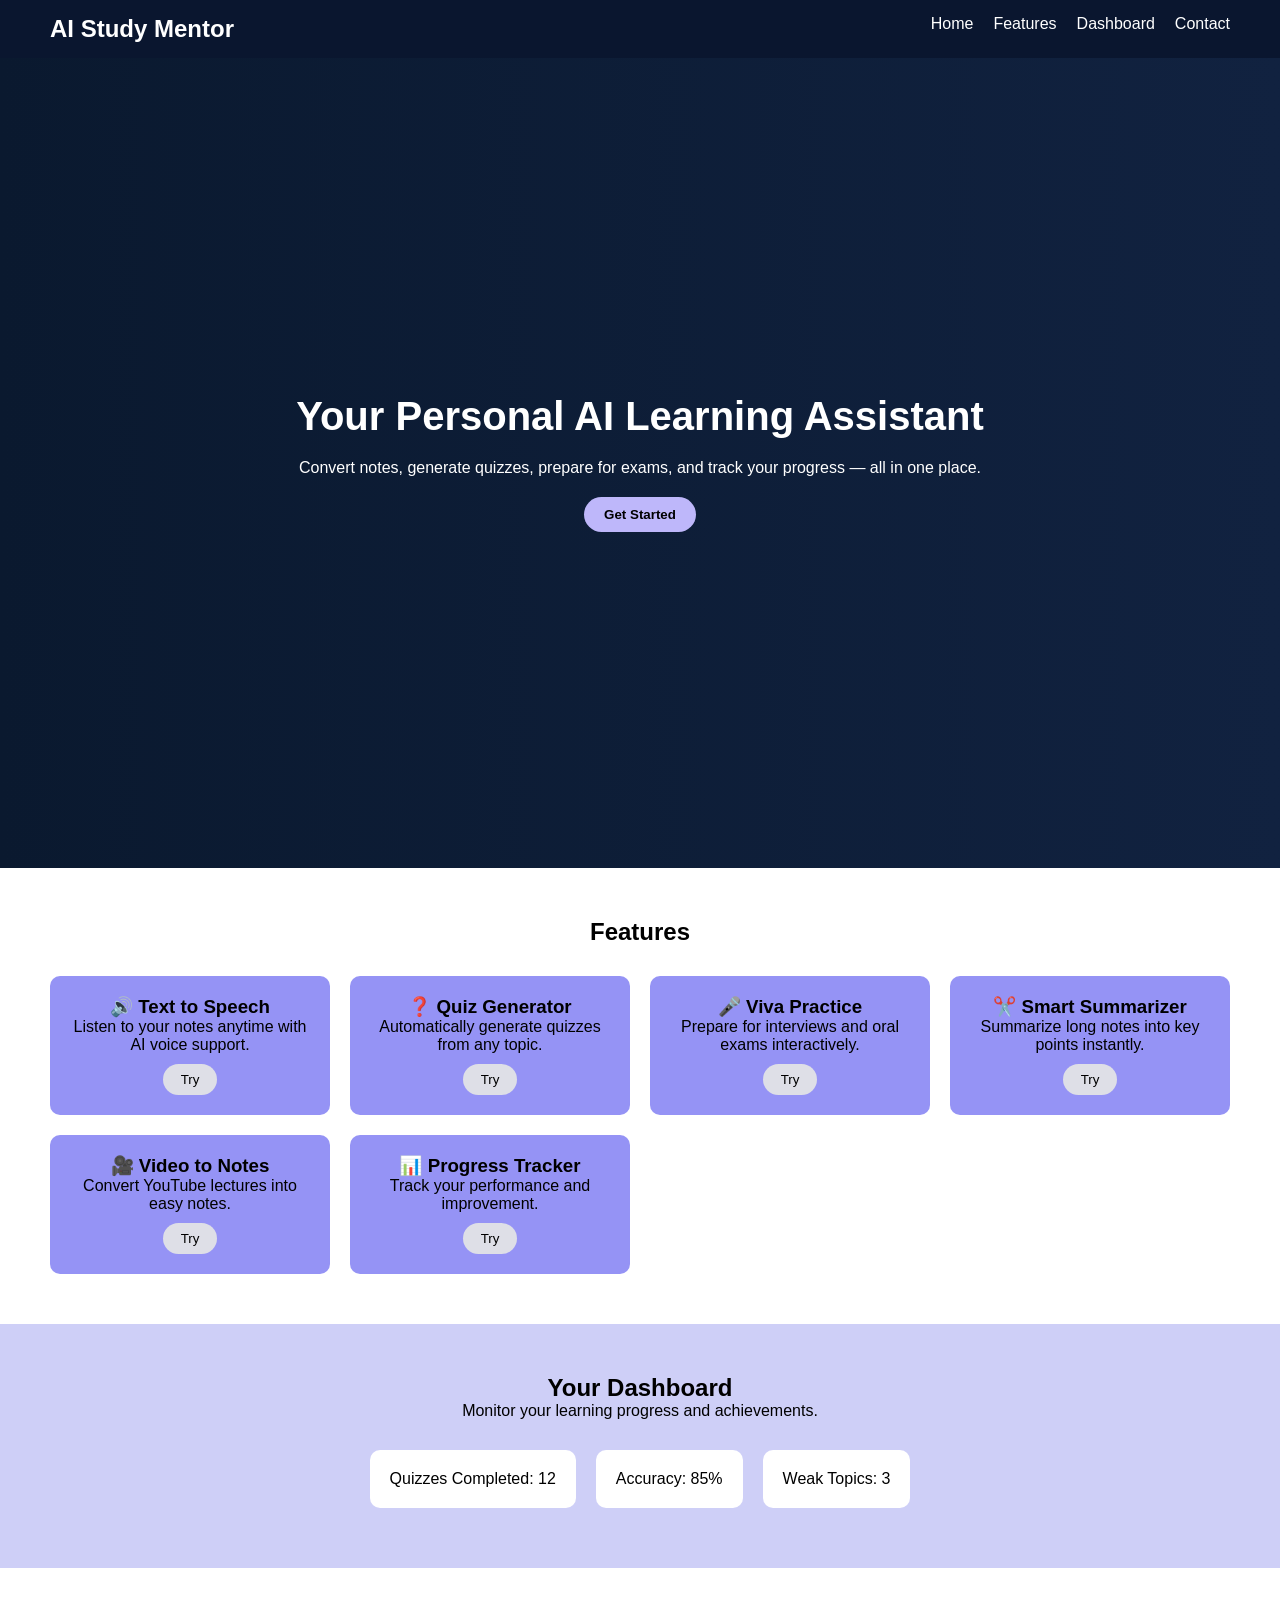
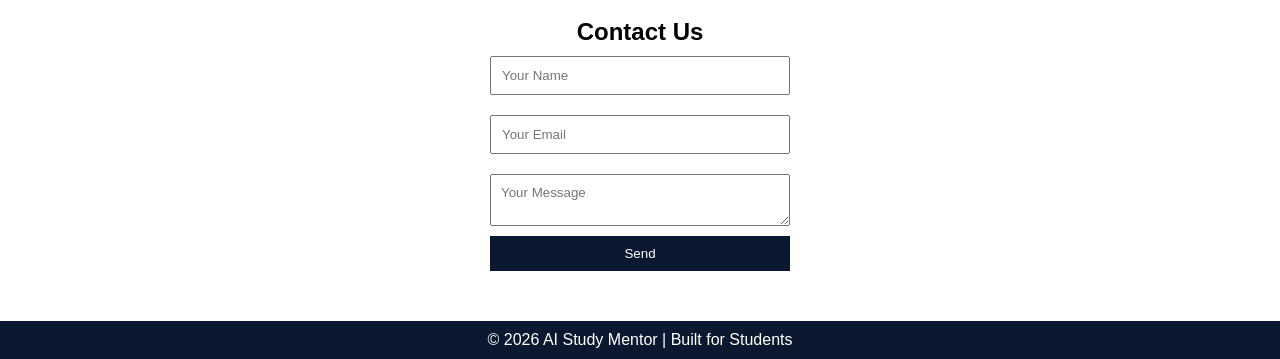
<file: index.html>
<!DOCTYPE html>
<html lang="en">
<head>
    <meta charset="UTF-8">
    <meta name="viewport" content="width=device-width, initial-scale=1.0">
    <title>AI Study Mentor</title>
    <link rel="stylesheet" href="style.css">
</head>
<body>

    <!-- Navbar -->
    <nav>
        <h1>AI Study Mentor</h1>
        <ul>
            <li><a href="#">Home</a></li>
            <li><a href="#features">Features</a></li>
            <li><a href="#dashboard">Dashboard</a></li>
            <li><a href="#contact">Contact</a></li>
        </ul>
    </nav>

    <!-- Hero Section -->
    <section class="hero">
        <div class="hero-text">
            <h2>Your Personal AI Learning Assistant</h2>
            <p>Convert notes, generate quizzes, prepare for exams, and track your progress — all in one place.</p>
            <button>Get Started</button>
        </div>
    </section>

    <!-- Features -->
    <section id="features" class="features">
        <h2>Features</h2>
        <div class="feature-container">

            <div class="card">
               <h3>🔊 Text to Speech</h3>
               <p>Listen to your notes anytime with AI voice support.</p>
     
               <a href="tts.html">
                  <button class="card-btn">Try</button>
                </a>
            </div>

                    <div class="card">
                      <h3>❓ Quiz Generator</h3>
                        <p>Automatically generate quizzes from any topic.</p>
                        <a href="quiz.html">
                             <button class="card-btn">Try </button>
                            </a>
                    </div>

                    <div class="card">
                           <h3>🎤 Viva Practice</h3>
                           <p>Prepare for interviews and oral exams interactively.</p>
                           <a href="viva.html">
                           <button class="card-btn">Try </button>
                           </a>
                    </div>

                    <div class="card">
                         <h3>✂️ Smart Summarizer</h3>
                         <p>Summarize long notes into key points instantly.</p>
                          <a href="summarizer.html">
                            <button class="card-btn">Try </button>
                          </a>
                    </div>

                   <div class="card">
                       <h3>🎥 Video to Notes</h3>
                       <p>Convert YouTube lectures into easy notes.</p>
                       <a href="video.html">
                            <button class="card-btn">Try </button>
                        </a>
                    </div>

                    <div class="card">
                       <h3>📊 Progress Tracker</h3>
                          <p>Track your performance and improvement.</p>
                          <a href="tracker.html">
                          <button class="card-btn">Try</button>
                            </a>
                   </div>

        </div>
    </section>

    <!-- Dashboard -->
    <section id="dashboard" class="dashboard">
        <h2>Your Dashboard</h2>
        <p>Monitor your learning progress and achievements.</p>
        <div class="stats">
            <div class="stat-box">Quizzes Completed: 12</div>
            <div class="stat-box">Accuracy: 85%</div>
            <div class="stat-box">Weak Topics: 3</div>
        </div>
    </section>

    <!-- Contact -->
    <section id="contact" class="contact">
        <h2>Contact Us</h2>
        <form>
            <input type="text" placeholder="Your Name" required>
            <input type="email" placeholder="Your Email" required>
            <textarea placeholder="Your Message"></textarea>
            <button type="submit">Send</button>
        </form>
    </section>

    <!-- Footer -->
    <footer>
        <p>© 2026 AI Study Mentor | Built for Students</p>
    </footer>

</body>
</html>
</file>
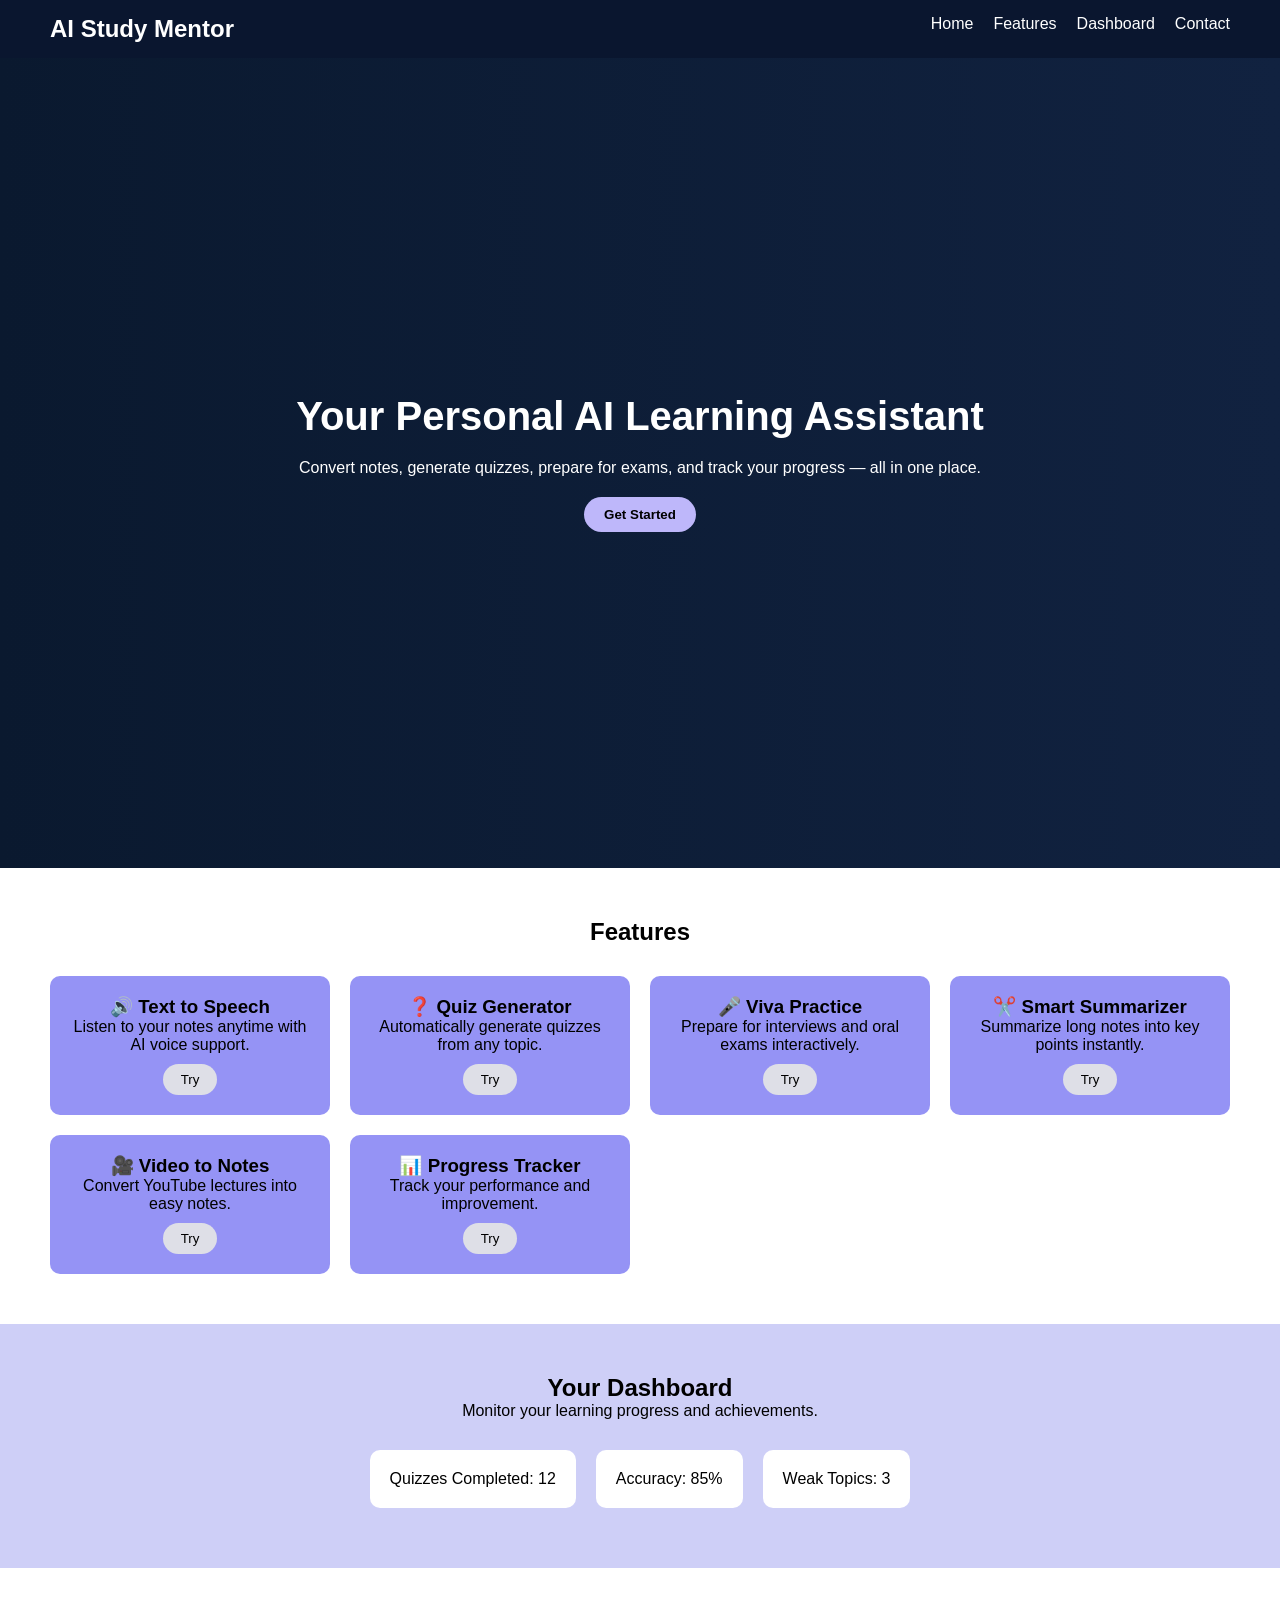
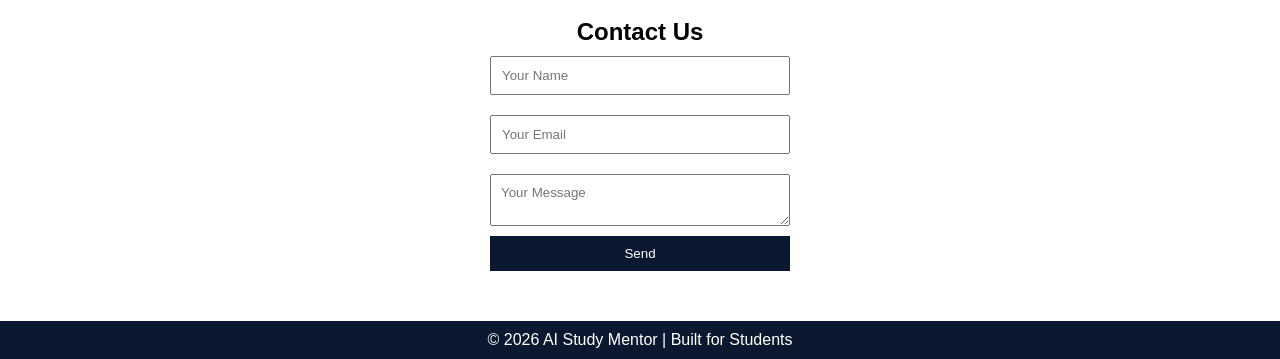
<file: frontend/index.html>
<!DOCTYPE html>
<html lang="en">
<head>
    <meta charset="UTF-8">
    <meta name="viewport" content="width=device-width, initial-scale=1.0">
    <title>AI Study Mentor</title>
    <link rel="stylesheet" href="style.css">
</head>
<body>

    <!-- Navbar -->
    <nav>
        <h1>AI Study Mentor</h1>
        <ul>
            <li><a href="#">Home</a></li>
            <li><a href="#features">Features</a></li>
            <li><a href="#dashboard">Dashboard</a></li>
            <li><a href="#contact">Contact</a></li>
        </ul>
    </nav>

    <!-- Hero Section -->
    <section class="hero">
        <div class="hero-text">
            <h2>Your Personal AI Learning Assistant</h2>
            <p>Convert notes, generate quizzes, prepare for exams, and track your progress — all in one place.</p>
            <button>Get Started</button>
        </div>
    </section>

    <!-- Features -->
    <section id="features" class="features">
        <h2>Features</h2>
        <div class="feature-container">

            <div class="card">
               <h3>🔊 Text to Speech</h3>
               <p>Listen to your notes anytime with AI voice support.</p>
     
               <a href="tts.html">
                  <button class="card-btn">Try</button>
                </a>
            </div>

                    <div class="card">
                      <h3>❓ Quiz Generator</h3>
                        <p>Automatically generate quizzes from any topic.</p>
                        <a href="quiz.html">
                             <button class="card-btn">Try </button>
                            </a>
                    </div>

                    <div class="card">
                           <h3>🎤 Viva Practice</h3>
                           <p>Prepare for interviews and oral exams interactively.</p>
                           <a href="viva.html">
                           <button class="card-btn">Try </button>
                           </a>
                    </div>

                    <div class="card">
                         <h3>✂️ Smart Summarizer</h3>
                         <p>Summarize long notes into key points instantly.</p>
                          <a href="summarizer.html">
                            <button class="card-btn">Try </button>
                          </a>
                    </div>

                   <div class="card">
                       <h3>🎥 Video to Notes</h3>
                       <p>Convert YouTube lectures into easy notes.</p>
                       <a href="video.html">
                            <button class="card-btn">Try </button>
                        </a>
                    </div>

                    <div class="card">
                       <h3>📊 Progress Tracker</h3>
                          <p>Track your performance and improvement.</p>
                          <a href="tracker.html">
                          <button class="card-btn">Try</button>
                            </a>
                   </div>

        </div>
    </section>

    <!-- Dashboard -->
    <section id="dashboard" class="dashboard">
        <h2>Your Dashboard</h2>
        <p>Monitor your learning progress and achievements.</p>
        <div class="stats">
            <div class="stat-box">Quizzes Completed: 12</div>
            <div class="stat-box">Accuracy: 85%</div>
            <div class="stat-box">Weak Topics: 3</div>
        </div>
    </section>

    <!-- Contact -->
    <section id="contact" class="contact">
        <h2>Contact Us</h2>
        <form>
            <input type="text" placeholder="Your Name" required>
            <input type="email" placeholder="Your Email" required>
            <textarea placeholder="Your Message"></textarea>
            <button type="submit">Send</button>
        </form>
    </section>

    <!-- Footer -->
    <footer>
        <p>© 2026 AI Study Mentor | Built for Students</p>
    </footer>

</body>
</html>
</file>
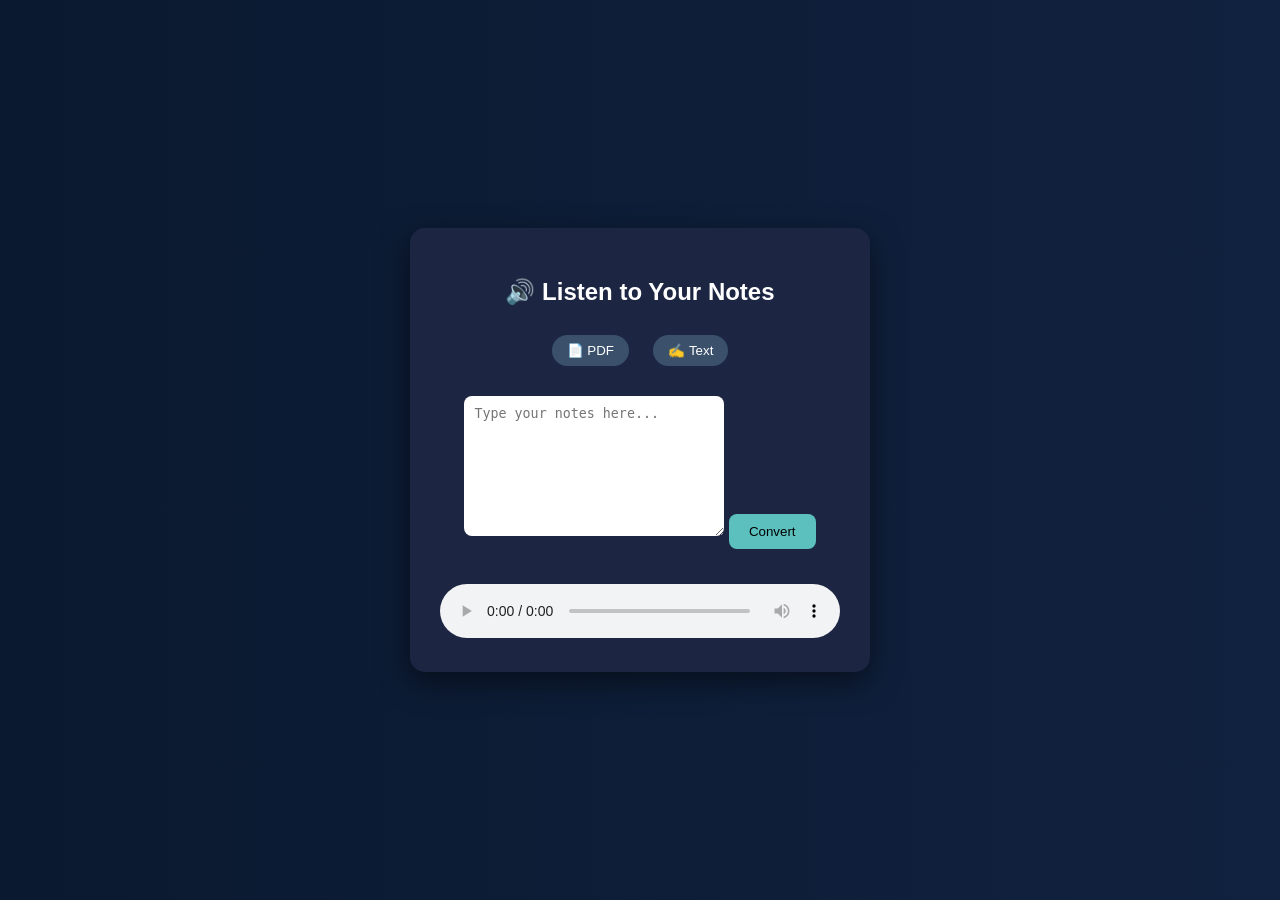
<file: tts.html>
<!DOCTYPE html>
<html lang="en">
<head>
    <meta charset="UTF-8">
    <meta name="viewport" content="width=device-width, initial-scale=1.0">
    <title>Listen to Notes</title>
    <link rel="stylesheet" href="tts_style.css">
</head>
<body>

    <section class="tts-wrapper">

        <div class="tts-card">
            <h2>🔊 Listen to Your Notes</h2>

            <!-- Toggle Buttons -->
            <div class="toggle-buttons">
                <button onclick="showPDF()">📄 PDF</button>
                <button onclick="showText()">✍️ Text</button>
            </div>

            <!-- PDF Input -->
            <div id="pdfBox" class="input-box hidden">
                <input type="file" id="pdfFile" accept=".pdf">
                <button class="main-btn" onclick="uploadPDF()">Convert</button>
            </div>

            <!-- Text Input (default visible) -->
            <div id="textBox" class="input-box">
                <textarea id="noteText" placeholder="Type your notes here..."></textarea>
                <button class="main-btn" onclick="speakText()">Convert</button>
            </div>

            <!-- Audio Player -->
            <audio id="audioPlayer" controls></audio>
        </div>

    </section>

    <script src="tts_script.js"></script>

</body>
</html>
</file>
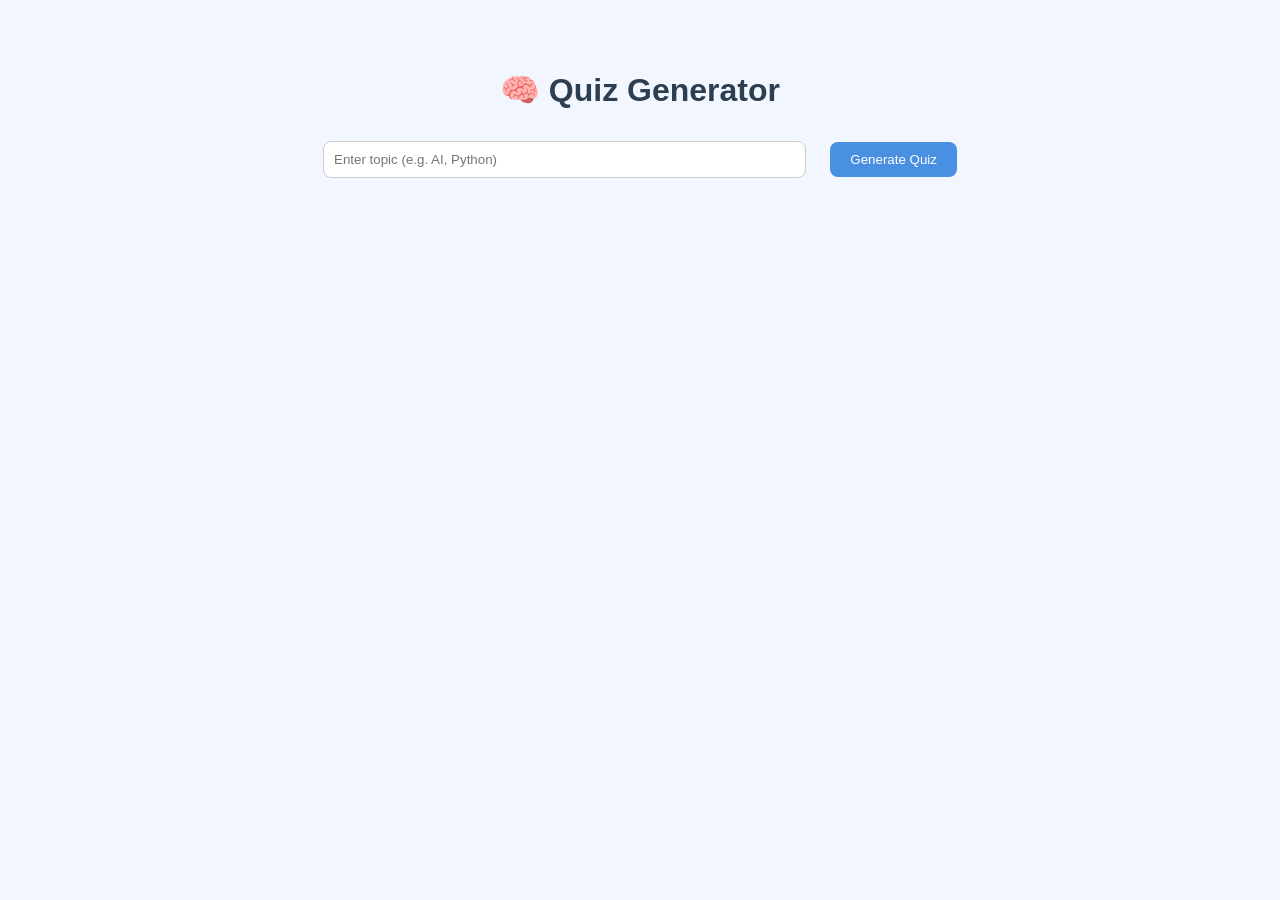
<file: frontend/quiz.html>
<!DOCTYPE html>
<html lang="en">
<head>
    <meta charset="UTF-8">
    <title>Quiz Generator</title>
    <link rel="stylesheet" href="quiz.css">
</head>
<body>

    <div class="container">
        <h1>🧠 Quiz Generator</h1>

        <input type="text" id="topic" placeholder="Enter topic (e.g. AI, Python)">
        <button onclick="generateQuiz()">Generate Quiz</button>

        <div id="quiz-container"></div>

        <button id="submitBtn" onclick="submitQuiz()" style="display:none;">
            Submit Quiz
        </button>

        <h2 id="result"></h2>
    </div>

    <script src="quiz.js"></script>
</body>
</html>
</file>
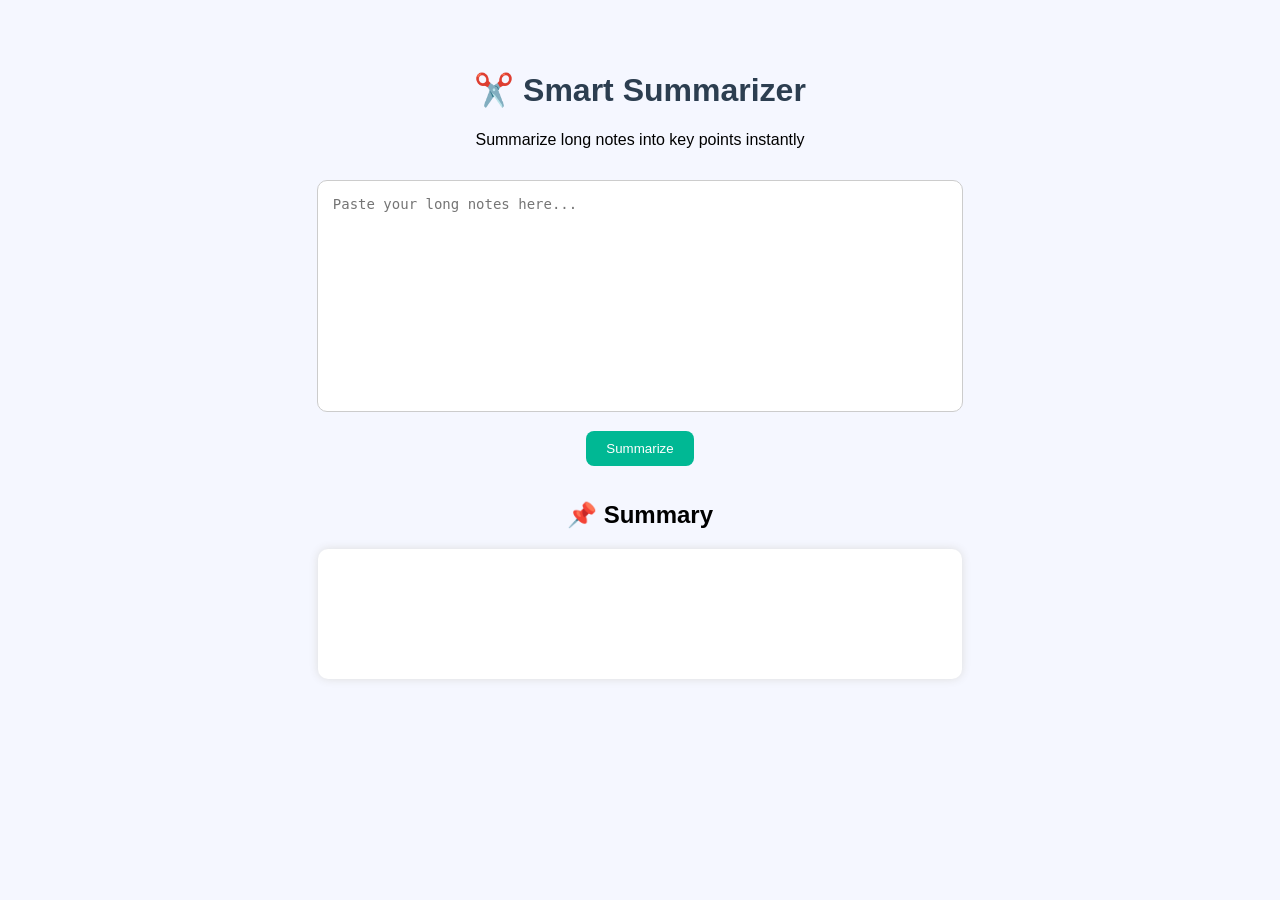
<file: frontend/summarizer.html>
<!DOCTYPE html>
<html lang="en">
<head>
    <meta charset="UTF-8">
    <title>Smart Summarizer</title>
    <link rel="stylesheet" href="summarizer.css">
</head>
<body>

    <div class="container">
        <h1>✂️ Smart Summarizer</h1>
        <p>Summarize long notes into key points instantly</p>

        <textarea id="inputText" placeholder="Paste your long notes here..."></textarea>

        <button onclick="summarizeText()">Summarize</button>

        <h2>📌 Summary</h2>
        <div id="output"></div>
    </div>

    <script src="summarizer.js"></script>
</body>
</html>
</file>
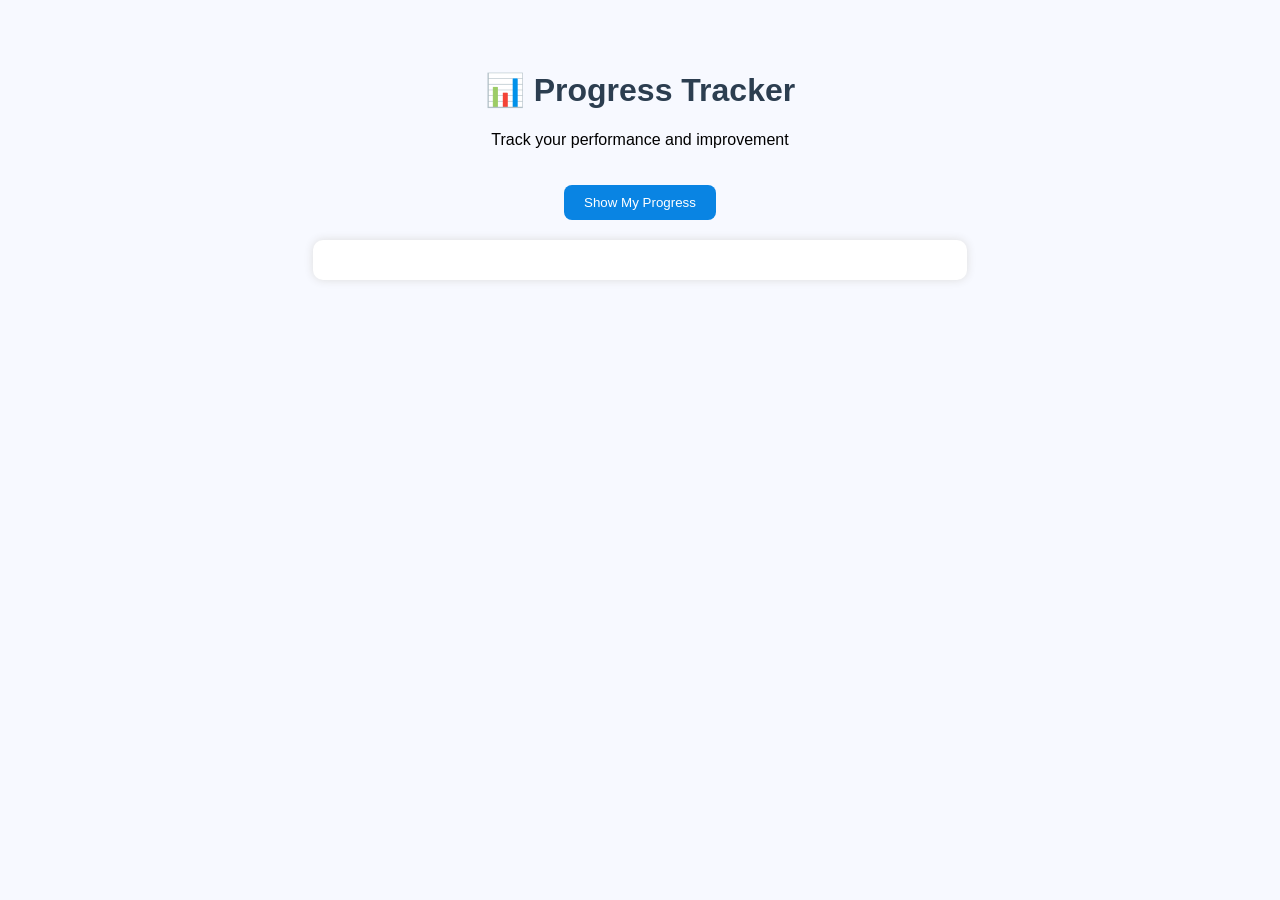
<file: frontend/tracker.html>
<!DOCTYPE html>
<html lang="en">
<head>
    <meta charset="UTF-8">
    <title>Progress Tracker</title>
    <link rel="stylesheet" href="progress.css">
</head>
<body>

    <div class="container">
        <h1>📊 Progress Tracker</h1>
        <p>Track your performance and improvement</p>

        <button onclick="loadProgress()">Show My Progress</button>

        <div id="progressBox"></div>
    </div>

    <script src="progress.js"></script>
</body>
</html>
</file>
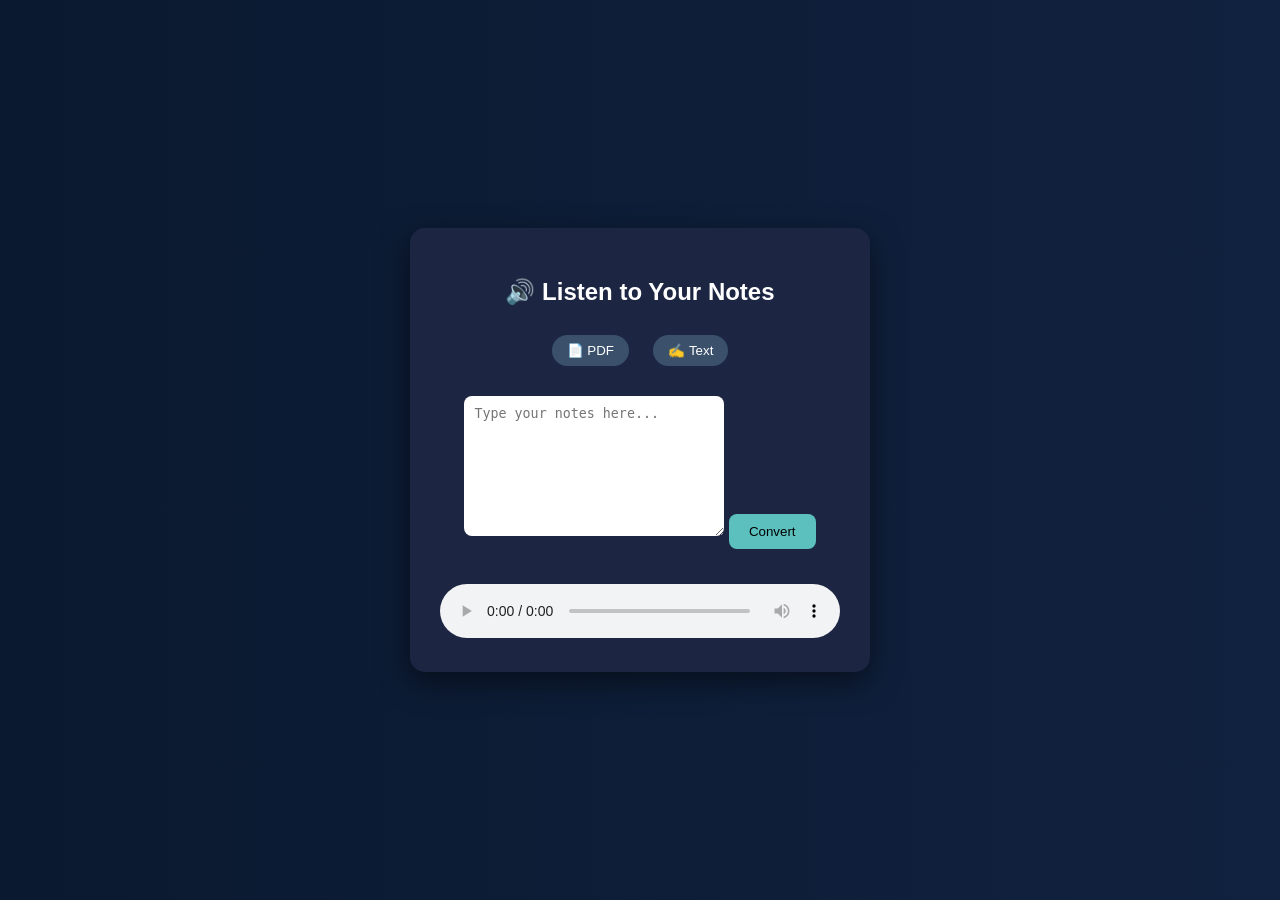
<file: frontend/tts.html>
<!DOCTYPE html>
<html lang="en">
<head>
    <meta charset="UTF-8">
    <meta name="viewport" content="width=device-width, initial-scale=1.0">
    <title>Listen to Notes</title>
    <link rel="stylesheet" href="tts_style.css">
</head>
<body>

    <section class="tts-wrapper">

        <div class="tts-card">
            <h2>🔊 Listen to Your Notes</h2>

            <!-- Toggle Buttons -->
            <div class="toggle-buttons">
                <button onclick="showPDF()">📄 PDF</button>
                <button onclick="showText()">✍️ Text</button>
            </div>

            <!-- PDF Input -->
            <div id="pdfBox" class="input-box hidden">
                <input type="file" id="pdfFile" accept=".pdf">
                <button class="main-btn" onclick="uploadPDF()">Convert</button>
            </div>

            <!-- Text Input (default visible) -->
            <div id="textBox" class="input-box">
                <textarea id="noteText" placeholder="Type your notes here..."></textarea>
                <button class="main-btn" onclick="speakText()">Convert</button>
            </div>

            <!-- Audio Player -->
            <audio id="audioPlayer" controls></audio>
        </div>

    </section>

    <script src="tts_script.js"></script>

</body>
</html>
</file>
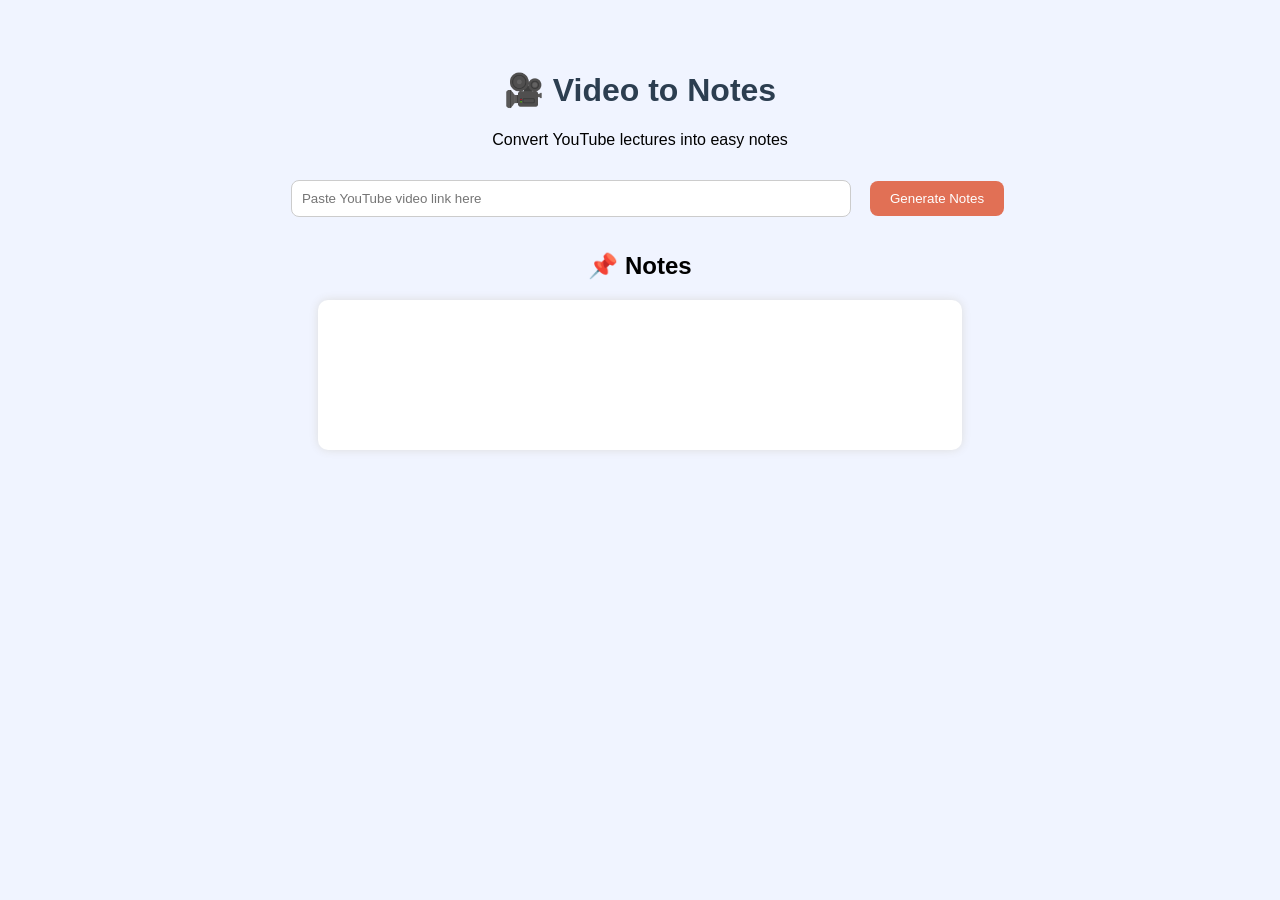
<file: frontend/video.html>
<!DOCTYPE html>
<html lang="en">
<head>
    <meta charset="UTF-8">
    <title>Video to Notes</title>
    <link rel="stylesheet" href="video.css">
</head>
<body>

    <div class="container">
        <h1>🎥 Video to Notes</h1>
        <p>Convert YouTube lectures into easy notes</p>

        <input type="text" id="videoLink" placeholder="Paste YouTube video link here">

        <button onclick="generateNotes()">Generate Notes</button>

        <h2>📌 Notes</h2>
        <div id="notesBox"></div>
    </div>

    <script src="video.js"></script>
</body>
</html>
</file>
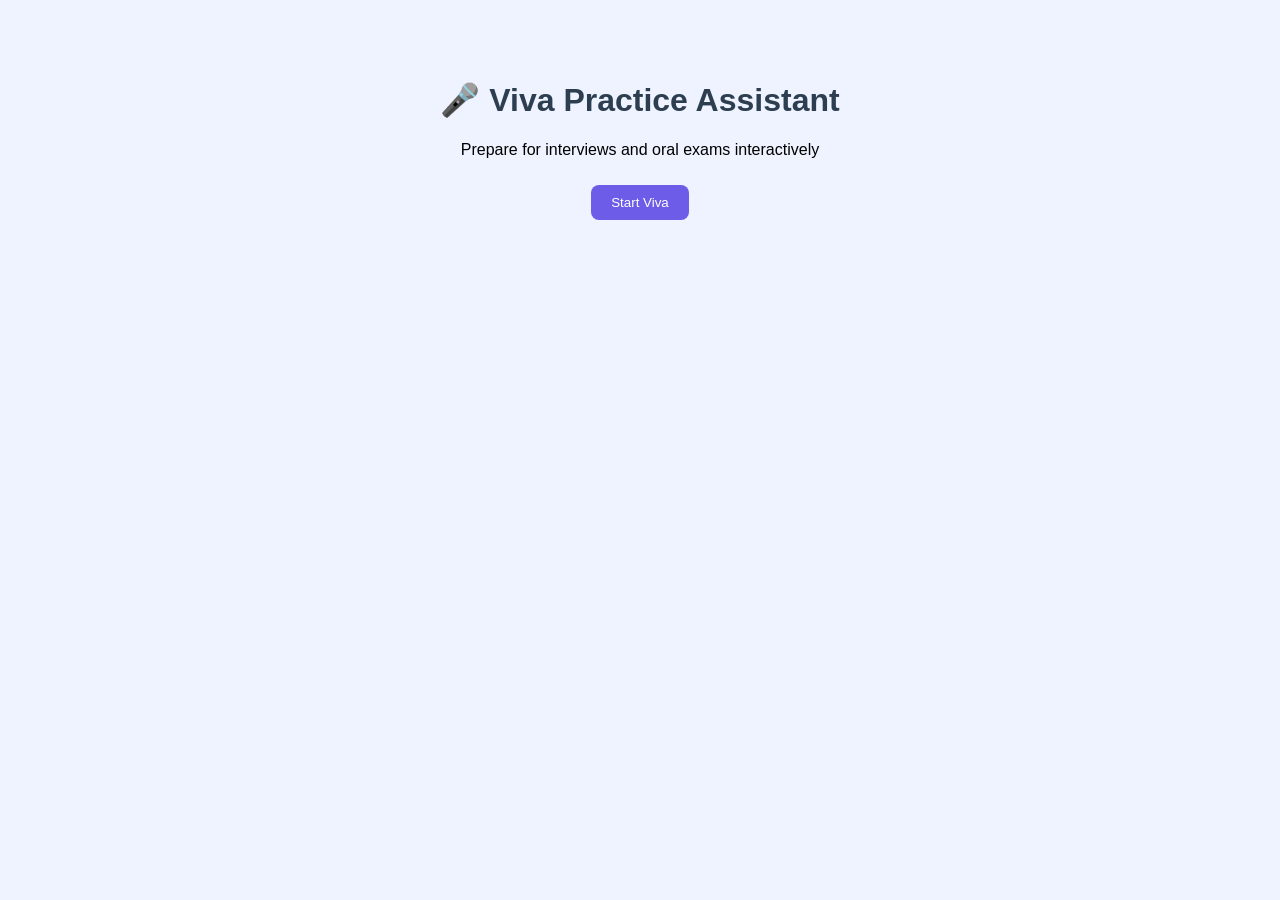
<file: frontend/viva.html>
<!DOCTYPE html>
<html lang="en">
<head>
    <meta charset="UTF-8">
    <title>Viva Practice Tool</title>
    <link rel="stylesheet" href="viva.css">
</head>
<body>

    <div class="container">
        <h1>🎤 Viva Practice Assistant</h1>
        <p>Prepare for interviews and oral exams interactively</p>

        <button onclick="startViva()">Start Viva</button>

        <div id="viva-box" style="display:none;">
            <h2 id="question"></h2>

            <input type="text" id="answer" placeholder="Type your answer here">

            <button onclick="submitAnswer()">Submit</button>

            <p id="feedback"></p>
        </div>

        <h2 id="score"></h2>
    </div>

    <script src="viva.js"></script>
</body>
</html>
</file>
<file: style.css>
* {
    margin: 0;
    padding: 0;
    box-sizing: border-box;
    font-family: Arial, sans-serif;
}

/* Navbar */
nav {
    display: flex;
    justify-content: space-between;
    padding: 15px 50px;
    background: #0a162f;
    color: white;
}

nav ul {
    display: flex;
    list-style: none;
}

nav ul li {
    margin-left: 20px;
}

nav ul li a {
    text-decoration: none;
    color: white;
    transition: 0.3s;
}

nav ul li a:hover {
    color: #cc98f7;
}

/* Hero */
.hero {
    height: 90vh;
    background: linear-gradient(to right, #0a192f, #112240);
    display: flex;
    justify-content: center;
    align-items: center;
    text-align: center;
    color: white;
}

.hero h2 {
    font-size: 40px;
}

.hero p {
    margin: 20px 0;
}

.hero button {
    padding: 10px 20px;
    border-radius: 20px;
    background: #beb7fa;
    border: none;
    cursor: pointer;
    font-weight: bold;
}

.hero button:hover {
    background: rgb(255, 255, 255);
}

/* Features */
.features {
    padding: 50px;
    text-align: center;
}

.feature-container {
    display: grid;
    grid-template-columns: repeat(auto-fit, minmax(250px, 1fr));
    gap: 20px;
    margin-top: 30px;
}

.card {
    padding: 20px;
    border-radius: 10px;
    background: #9593f5;
    transition: 0.3s;
}

.card:hover {
    transform: scale(1.05);
    background: #d5dcf8;
}

/* Dashboard */
.dashboard {
    padding: 50px;
    text-align: center;
    background: #cecff7;
}

/* TTS */
.card-btn {
    margin-top: 10px;
    padding: 8px 18px;
    background: #dedfe7;
    border: none;
    border-radius: 25px;   /* 👈 more rounded */
    cursor: pointer;
    transition: 0.3s ease; /* 👈 smooth hover */
}

.card-btn:hover {
    background: #aea9fc;
}

.stats {
    display: flex;
    justify-content: center;
    margin-top: 20px;
}

.stat-box {
    margin: 10px;
    padding: 20px;
    background: white;
    border-radius: 10px;
}

/* Contact */
.contact {
    padding: 50px;
    text-align: center;
}

.contact form {
    display: flex;
    flex-direction: column;
    width: 300px;
    margin: auto;
}

.contact input, .contact textarea {
    margin: 10px 0;
    padding: 10px;
}

.contact button {
    padding: 10px;
    background: #0a192f;
    color: white;
    border: none;
    cursor: pointer;
}

.contact button:hover {
    background: #b3b3b9;
    color: black;
    border-radius: 10px;
}

/* Footer */
footer {
    background: #0a192f;
    color: white;
    text-align: center;
    padding: 10px;
}
</file>
<file: frontend/style.css>
* {
    margin: 0;
    padding: 0;
    box-sizing: border-box;
    font-family: Arial, sans-serif;
}

/* Navbar */
nav {
    display: flex;
    justify-content: space-between;
    padding: 15px 50px;
    background: #0a162f;
    color: white;
}

nav ul {
    display: flex;
    list-style: none;
}

nav ul li {
    margin-left: 20px;
}

nav ul li a {
    text-decoration: none;
    color: white;
    transition: 0.3s;
}

nav ul li a:hover {
    color: #cc98f7;
}

/* Hero */
.hero {
    height: 90vh;
    background: linear-gradient(to right, #0a192f, #112240);
    display: flex;
    justify-content: center;
    align-items: center;
    text-align: center;
    color: white;
}

.hero h2 {
    font-size: 40px;
}

.hero p {
    margin: 20px 0;
}

.hero button {
    padding: 10px 20px;
    border-radius: 20px;
    background: #beb7fa;
    border: none;
    cursor: pointer;
    font-weight: bold;
}

.hero button:hover {
    background: rgb(255, 255, 255);
}

/* Features */
.features {
    padding: 50px;
    text-align: center;
}

.feature-container {
    display: grid;
    grid-template-columns: repeat(auto-fit, minmax(250px, 1fr));
    gap: 20px;
    margin-top: 30px;
}

.card {
    padding: 20px;
    border-radius: 10px;
    background: #9593f5;
    transition: 0.3s;
}

.card:hover {
    transform: scale(1.05);
    background: #d5dcf8;
}

/* Dashboard */
.dashboard {
    padding: 50px;
    text-align: center;
    background: #cecff7;
}

/* TTS */
.card-btn {
    margin-top: 10px;
    padding: 8px 18px;
    background: #dedfe7;
    border: none;
    border-radius: 25px;   /* 👈 more rounded */
    cursor: pointer;
    transition: 0.3s ease; /* 👈 smooth hover */
}

.card-btn:hover {
    background: #aea9fc;
}

.stats {
    display: flex;
    justify-content: center;
    margin-top: 20px;
}

.stat-box {
    margin: 10px;
    padding: 20px;
    background: white;
    border-radius: 10px;
}

/* Contact */
.contact {
    padding: 50px;
    text-align: center;
}

.contact form {
    display: flex;
    flex-direction: column;
    width: 300px;
    margin: auto;
}

.contact input, .contact textarea {
    margin: 10px 0;
    padding: 10px;
}

.contact button {
    padding: 10px;
    background: #0a192f;
    color: white;
    border: none;
    cursor: pointer;
}

.contact button:hover {
    background: #b3b3b9;
    color: black;
    border-radius: 10px;
}

/* Footer */
footer {
    background: #0a192f;
    color: white;
    text-align: center;
    padding: 10px;
}
</file>
<file: tts_style.css>
body {
    margin: 0;
    font-family: Arial, sans-serif;
    background: linear-gradient(to right, #0a192f, #112240);
    color: white;
}

/* Center layout */
.tts-wrapper {
    display: flex;
    justify-content: center;
    align-items: center;
    height: 100vh;
}

/* Card */
.tts-card {
    background: #1c2541;
    padding: 30px;
    border-radius: 15px;
    width: 400px;
    text-align: center;
    box-shadow: 0 10px 30px rgba(0,0,0,0.5);
}

/* Toggle buttons */
.toggle-buttons button {
    margin: 10px;
    padding: 8px 15px;
    border: none;
    border-radius: 20px;
    background: #3a506b;
    color: white;
    cursor: pointer;
    transition: 0.3s;
}

.toggle-buttons button:hover {
    background: #5bc0be;
}

/* Input box */
.input-box {
    margin-top: 20px;
}

textarea {
    width: 100%;
    height: 100px;
    padding: 10px;
    border-radius: 8px;
    border: none;
}

/* Main button */
.main-btn {
    margin-top: 10px;
    padding: 10px 20px;
    background: #5bc0be;
    border: none;
    border-radius: 8px;
    cursor: pointer;
}

.main-btn:hover {
    background: #64ffda;
}

/* Hidden */
.hidden {
    display: none;
}

/* Audio */
audio {
    margin-top: 15px;
    width: 100%;
}

.input-box {
    margin: 20px 0;
}

textarea {
    width: 60%;
    height: 120px;
    padding: 10px;
}

hr {
    margin: 30px 0;
}
</file>
<file: frontend/quiz.css>
body {
    font-family: Arial, sans-serif;
    background: #f2f6ff;
    margin: 0;
    padding: 0;
}

.container {
    width: 60%;
    margin: auto;
    text-align: center;
    padding-top: 50px;
}

h1 {
    color: #2c3e50;
}

input {
    padding: 10px;
    width: 60%;
    margin: 10px;
    border-radius: 8px;
    border: 1px solid #ccc;
}

button {
    padding: 10px 20px;
    background: #4a90e2;
    color: white;
    border: none;
    margin: 10px;
    border-radius: 8px;
    cursor: pointer;
}

button:hover {
    background: #357ABD;
}

.question-box {
    background: white;
    padding: 15px;
    margin: 15px auto;
    width: 80%;
    border-radius: 10px;
    box-shadow: 0px 0px 10px #ddd;
    text-align: left;
}

.option {
    display: block;
    margin: 5px 0;
}

#result {
    margin-top: 20px;
    color: green;
    font-size: 20px;
}
</file>
<file: frontend/summarizer.css>
body {
    font-family: Arial, sans-serif;
    background: #f5f7ff;
    margin: 0;
    padding: 0;
}

.container {
    width: 60%;
    margin: auto;
    text-align: center;
    padding-top: 50px;
}

h1 {
    color: #2c3e50;
}

textarea {
    width: 80%;
    height: 200px;
    padding: 15px;
    margin-top: 15px;
    border-radius: 10px;
    border: 1px solid #ccc;
    resize: none;
    font-size: 14px;
}

button {
    padding: 10px 20px;
    background: #00b894;
    color: white;
    border: none;
    margin: 15px;
    border-radius: 8px;
    cursor: pointer;
}

button:hover {
    background: #019875;
}

#output {
    width: 80%;
    margin: auto;
    background: white;
    padding: 15px;
    border-radius: 10px;
    box-shadow: 0px 0px 10px #ddd;
    text-align: left;
    min-height: 100px;
}
</file>
<file: frontend/progress.css>
body {
    font-family: Arial, sans-serif;
    background: #f7f9ff;
    margin: 0;
    padding: 0;
}

.container {
    width: 60%;
    margin: auto;
    text-align: center;
    padding-top: 50px;
}

h1 {
    color: #2c3e50;
}

button {
    padding: 10px 20px;
    background: #0984e3;
    color: white;
    border: none;
    margin: 20px;
    border-radius: 8px;
    cursor: pointer;
}

button:hover {
    background: #0652dd;
}

#progressBox {
    width: 80%;
    margin: auto;
    background: white;
    padding: 20px;
    border-radius: 10px;
    box-shadow: 0px 0px 10px #ddd;
    text-align: left;
}

/* Simple progress bars */
.bar {
    width: 100%;
    background: #eee;
    border-radius: 10px;
    margin: 10px 0;
}

.fill {
    height: 20px;
    background: #00b894;
    border-radius: 10px;
}
</file>
<file: frontend/tts_style.css>
body {
    margin: 0;
    font-family: Arial, sans-serif;
    background: linear-gradient(to right, #0a192f, #112240);
    color: white;
}

/* Center layout */
.tts-wrapper {
    display: flex;
    justify-content: center;
    align-items: center;
    height: 100vh;
}

/* Card */
.tts-card {
    background: #1c2541;
    padding: 30px;
    border-radius: 15px;
    width: 400px;
    text-align: center;
    box-shadow: 0 10px 30px rgba(0,0,0,0.5);
}

/* Toggle buttons */
.toggle-buttons button {
    margin: 10px;
    padding: 8px 15px;
    border: none;
    border-radius: 20px;
    background: #3a506b;
    color: white;
    cursor: pointer;
    transition: 0.3s;
}

.toggle-buttons button:hover {
    background: #5bc0be;
}

/* Input box */
.input-box {
    margin-top: 20px;
}

textarea {
    width: 100%;
    height: 100px;
    padding: 10px;
    border-radius: 8px;
    border: none;
}

/* Main button */
.main-btn {
    margin-top: 10px;
    padding: 10px 20px;
    background: #5bc0be;
    border: none;
    border-radius: 8px;
    cursor: pointer;
}

.main-btn:hover {
    background: #64ffda;
}

/* Hidden */
.hidden {
    display: none;
}

/* Audio */
audio {
    margin-top: 15px;
    width: 100%;
}

.input-box {
    margin: 20px 0;
}

textarea {
    width: 60%;
    height: 120px;
    padding: 10px;
}

hr {
    margin: 30px 0;
}
</file>
<file: frontend/video.css>
body {
    font-family: Arial, sans-serif;
    background: #f0f4ff;
    margin: 0;
    padding: 0;
}

.container {
    width: 60%;
    margin: auto;
    text-align: center;
    padding-top: 50px;
}

h1 {
    color: #2c3e50;
}

input {
    width: 70%;
    padding: 10px;
    margin: 15px;
    border-radius: 8px;
    border: 1px solid #ccc;
}

button {
    padding: 10px 20px;
    background: #e17055;
    color: white;
    border: none;
    border-radius: 8px;
    cursor: pointer;
}

button:hover {
    background: #d35400;
}

#notesBox {
    width: 80%;
    margin: auto;
    background: white;
    padding: 15px;
    border-radius: 10px;
    box-shadow: 0px 0px 10px #ddd;
    text-align: left;
    min-height: 120px;
}
</file>
<file: frontend/viva.css>
body {
    font-family: Arial, sans-serif;
    background: #eef3ff;
    margin: 0;
    padding: 0;
}

.container {
    width: 60%;
    margin: auto;
    text-align: center;
    padding-top: 60px;
}

h1 {
    color: #2c3e50;
}

button {
    padding: 10px 20px;
    background: #6c5ce7;
    color: white;
    border: none;
    margin: 10px;
    border-radius: 8px;
    cursor: pointer;
}

button:hover {
    background: #4834d4;
}

input {
    padding: 10px;
    width: 70%;
    margin-top: 15px;
    border-radius: 8px;
    border: 1px solid #ccc;
}

#viva-box {
    background: white;
    padding: 20px;
    margin-top: 20px;
    border-radius: 12px;
    box-shadow: 0px 0px 10px #ccc;
}

#feedback {
    font-weight: bold;
    margin-top: 10px;
}

#score {
    color: green;
    margin-top: 20px;
}
</file>
